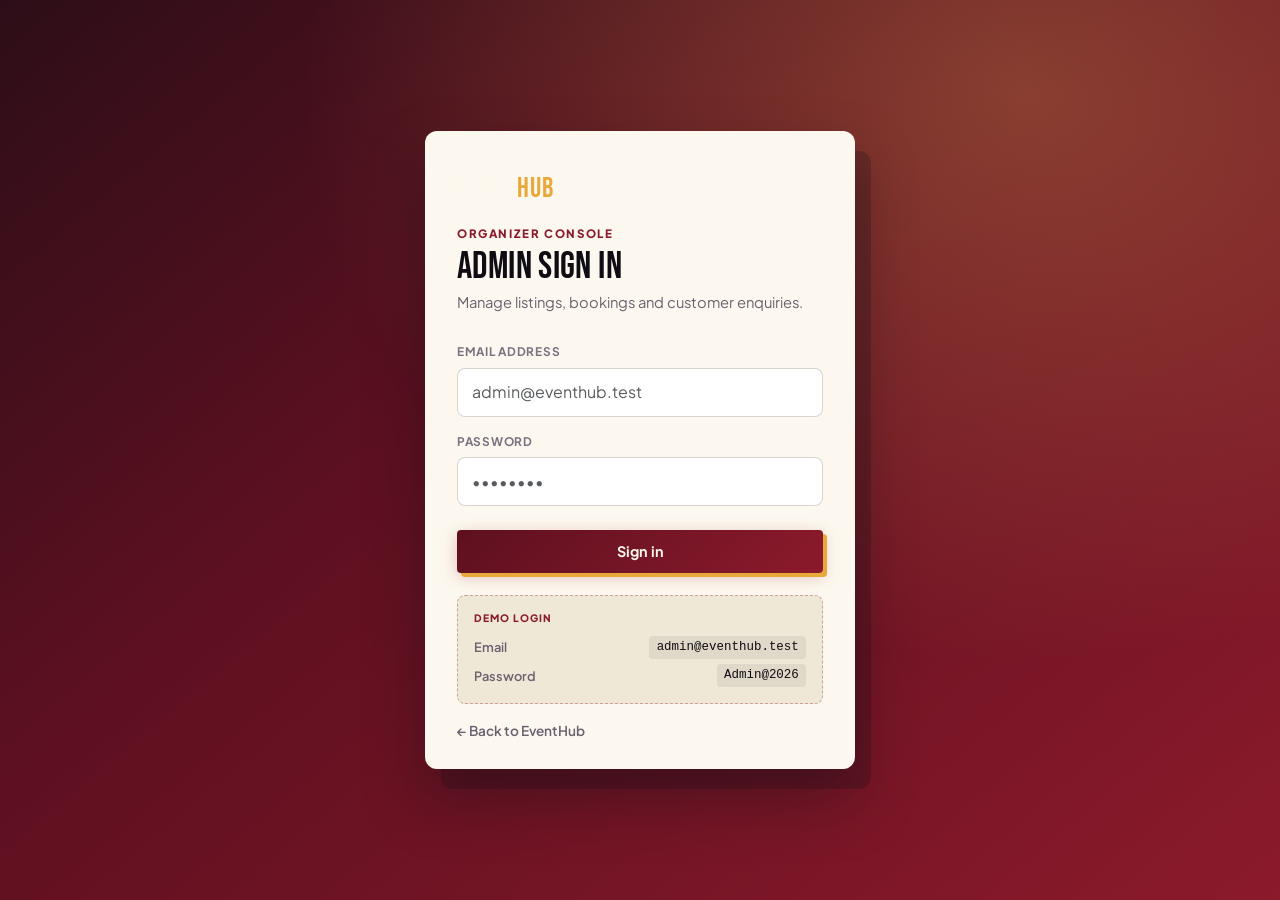
<file: admin/index.html>
<!DOCTYPE html>
<html lang="en">
<head>
<meta charset="UTF-8">
<meta name="viewport" content="width=device-width, initial-scale=1.0">
<meta name="robots" content="noindex, nofollow">
<title>Admin · EventHub</title>
<link rel="stylesheet" href="https://cdn.jsdelivr.net/npm/bootstrap@5.3.3/dist/css/bootstrap.min.css">
<link rel="stylesheet" href="../css/style.css?v=2">
<link rel="stylesheet" href="admin.css?v=1">
</head>
<body class="admin-body">

<!-- ============ LOGIN ============ -->
<section id="loginView" class="admin-login">
  <div class="admin-login-card">
    <div class="brand-mark mb-1" style="color:var(--paper)">Event<span class="mark-dot" style="color:var(--gold)">Hub</span></div>
    <div class="admin-login-eyebrow">Organizer console</div>
    <h1 class="admin-login-title">Admin sign in</h1>
    <p class="admin-login-sub">Manage listings, bookings and customer enquiries.</p>

    <form id="loginForm">
      <label class="form-label" for="adminEmail">Email address</label>
      <input class="form-control" id="adminEmail" type="email" autocomplete="username" required placeholder="admin@eventhub.test">

      <label class="form-label mt-3" for="adminPassword">Password</label>
      <input class="form-control" id="adminPassword" type="password" autocomplete="current-password" required placeholder="••••••••">

      <div class="small text-danger mt-2" id="loginError" role="alert"></div>

      <button class="btn btn-marquee w-100 mt-3" id="loginBtn" type="submit">Sign in</button>
    </form>

    <div class="admin-creds">
      <div class="admin-creds-title">Demo login</div>
      <div class="admin-creds-row"><span>Email</span><code>admin@eventhub.test</code></div>
      <div class="admin-creds-row"><span>Password</span><code>Admin@2026</code></div>
    </div>

    <a class="admin-back" href="../index.html">← Back to EventHub</a>
  </div>
</section>

<!-- ============ DASHBOARD ============ -->
<section id="dashView" class="d-none">
  <nav class="admin-nav">
    <div class="admin-nav-inner">
      <a class="brand-mark admin-brand" href="../index.html">Event<span class="mark-dot">Hub</span></a>
      <span class="admin-nav-label">Admin</span>
      <div class="admin-tabs" role="tablist">
        <button class="admin-tab active" data-view="overview">Overview</button>
        <button class="admin-tab" data-view="enquiries">Enquiries <span class="tab-badge" id="enquiryBadge"></span></button>
        <button class="admin-tab" data-view="bookings">Bookings</button>
        <button class="admin-tab" data-view="customers">Customers</button>
      </div>
      <div class="admin-nav-right">
        <span class="admin-who" id="adminWho">Admin</span>
        <button class="btn btn-outline-ink btn-sm" id="adminSignOut">Sign out</button>
      </div>
    </div>
  </nav>

  <div class="container container-xl admin-main">

    <!-- Overview -->
    <div class="admin-panel" id="panel-overview">
      <div class="admin-head">
        <div>
          <h1 class="admin-h1">Overview</h1>
          <p class="admin-sub">Live snapshot of EventHub.</p>
        </div>
        <button class="btn btn-outline-ink btn-sm" id="refreshStats">Refresh</button>
      </div>

      <div class="stat-grid" id="statGrid"></div>

      <div class="row g-4 mt-1">
        <div class="col-lg-6">
          <div class="panel-card">
            <h3 class="panel-title">Top selling events</h3>
            <div id="topEvents" class="panel-body"></div>
          </div>
        </div>
        <div class="col-lg-6">
          <div class="panel-card">
            <h3 class="panel-title">Recent bookings</h3>
            <div id="recentBookings" class="panel-body"></div>
          </div>
        </div>
      </div>
    </div>

    <!-- Enquiries -->
    <div class="admin-panel d-none" id="panel-enquiries">
      <div class="admin-head">
        <div>
          <h1 class="admin-h1">List-an-event enquiries</h1>
          <p class="admin-sub">Messages sent from the “List an event” button on the site.</p>
        </div>
        <div class="admin-filters">
          <button class="chip active" data-filter="all">All</button>
          <button class="chip" data-filter="new">New</button>
          <button class="chip" data-filter="reviewing">Reviewing</button>
          <button class="chip" data-filter="approved">Approved</button>
          <button class="chip" data-filter="rejected">Rejected</button>
        </div>
      </div>
      <div id="enquiryList" class="enquiry-list"></div>
    </div>

    <!-- Bookings -->
    <div class="admin-panel d-none" id="panel-bookings">
      <div class="admin-head">
        <div>
          <h1 class="admin-h1">Bookings</h1>
          <p class="admin-sub">All confirmed ticket reservations.</p>
        </div>
        <input class="form-control admin-search" id="bookingSearch" placeholder="Search code, name, event…">
      </div>
      <div class="table-wrap">
        <table class="admin-table" id="bookingsTable">
          <thead>
            <tr><th>Code</th><th>Event</th><th>Guest</th><th>Seats</th><th>Total</th><th>When</th></tr>
          </thead>
          <tbody></tbody>
        </table>
      </div>
    </div>

    <!-- Customers -->
    <div class="admin-panel d-none" id="panel-customers">
      <div class="admin-head">
        <div>
          <h1 class="admin-h1">Customers</h1>
          <p class="admin-sub">Registered accounts and lifetime spend.</p>
        </div>
      </div>
      <div class="table-wrap">
        <table class="admin-table" id="customersTable">
          <thead>
            <tr><th>Name</th><th>Email</th><th>Bookings</th><th>Spend</th><th>Joined</th></tr>
          </thead>
          <tbody></tbody>
        </table>
      </div>
    </div>

  </div>
</section>

<!-- ============ ENQUIRY DETAIL MODAL ============ -->
<div class="modal fade" id="enquiryModal" tabindex="-1" aria-hidden="true">
  <div class="modal-dialog modal-dialog-centered">
    <div class="modal-content">
      <div class="modal-header">
        <h5 class="modal-title" id="enqTitle">Enquiry</h5>
        <button type="button" class="btn-close" data-bs-dismiss="modal" aria-label="Close"></button>
      </div>
      <div class="modal-body p-4">
        <div id="enqMeta" class="enq-meta"></div>
        <div class="enq-message" id="enqMessage"></div>

        <label class="form-label fw-semibold small mt-3" for="enqStatus">Status</label>
        <select class="form-select" id="enqStatus">
          <option value="new">New</option>
          <option value="reviewing">Reviewing</option>
          <option value="approved">Approved</option>
          <option value="rejected">Rejected</option>
        </select>

        <label class="form-label fw-semibold small mt-3" for="enqNote">Internal note</label>
        <textarea class="form-control" id="enqNote" rows="3" placeholder="Visible to admins only…"></textarea>
      </div>
      <div class="modal-footer border-0 px-4 pb-4 d-flex gap-2">
        <button class="btn btn-outline-ink flex-fill" data-bs-dismiss="modal">Cancel</button>
        <button class="btn btn-marquee flex-fill" id="enqSave">Save changes</button>
      </div>
    </div>
  </div>
</div>

<div class="toast-container position-fixed bottom-0 end-0 p-3" style="z-index:1080">
  <div id="adminToast" class="toast toast-ticket" role="status" aria-live="polite" aria-atomic="true">
    <div class="d-flex">
      <div class="toast-body" id="adminToastBody">Saved.</div>
      <button type="button" class="btn-close btn-close-white me-2 m-auto" data-bs-dismiss="toast" aria-label="Close"></button>
    </div>
  </div>
</div>

<script src="https://cdn.jsdelivr.net/npm/bootstrap@5.3.3/dist/js/bootstrap.bundle.min.js"></script>
<script src="admin.js?v=1"></script>
</body>
</html>
</file>
<file: css/style.css>
/* =========================================================
   EventHub — Premium Box Office Design System
   Palette: Deep maroon, marquee gold, dark ink, cream paper
   ========================================================= */

@import url('https://fonts.googleapis.com/css2?family=Bebas+Neue&family=Plus+Jakarta+Sans:wght@400;500;600;700;800&display=swap');

:root {
  --ink: #0f0c14;
  --ink-soft: #1e1928;
  --paper: #fdf8ef;
  --paper-dim: #f0e8d6;
  --maroon: #8b1a2b;
  --maroon-dark: #5e1020;
  --maroon-light: #b0243a;
  --gold: #e8a93a;
  --gold-bright: #f6c55e;
  --gold-pale: rgba(248,197,94,0.15);
  --line: rgba(15,12,20,0.12);
  --line-on-dark: rgba(253,248,239,0.18);
  --shadow-sm: 0 4px 16px rgba(15,12,20,0.1);
  --shadow: 0 12px 40px rgba(15,12,20,0.18);
  --shadow-lg: 0 24px 64px rgba(15,12,20,0.28);
  --radius: 12px;
  --radius-sm: 8px;
  --radius-xs: 4px;
  --font-display: 'Bebas Neue', 'Arial Narrow', sans-serif;
  --font-body: 'Plus Jakarta Sans', -apple-system, BlinkMacSystemFont, sans-serif;
  --transition: all 0.22s cubic-bezier(0.4, 0, 0.2, 1);
}

*, *::before, *::after { box-sizing: border-box; }
html { scroll-behavior: smooth; }

body {
  font-family: var(--font-body);
  background: var(--paper);
  color: var(--ink);
  line-height: 1.6;
  overflow-x: hidden;
}

@media (prefers-reduced-motion: reduce) {
  html { scroll-behavior: auto; }
  * { animation-duration: 0.001ms !important; transition-duration: 0.001ms !important; }
}

a { text-decoration: none; color: inherit; }
img { max-width: 100%; }

:focus-visible {
  outline: 3px solid var(--gold);
  outline-offset: 3px;
  border-radius: 4px;
}

.container-xl { max-width: 1240px; }

/* ---- Typography ---- */
h1, h2, h3, .display {
  font-family: var(--font-display);
  letter-spacing: 0.01em;
  line-height: 0.94;
  color: var(--ink);
}

.eyebrow-ticket {
  display: inline-flex;
  align-items: center;
  gap: 0.5rem;
  font-size: 0.78rem;
  font-weight: 700;
  letter-spacing: 0.06em;
  text-transform: uppercase;
  color: var(--gold-bright);
  border: 1.5px solid rgba(246,197,94,0.5);
  border-radius: 999px;
  padding: 0.32rem 1rem 0.32rem 0.65rem;
  background: rgba(246,197,94,0.08);
  backdrop-filter: blur(8px);
}
.eyebrow-ticket .dot {
  width: 6px; height: 6px; border-radius: 50%;
  background: var(--gold-bright);
  display: inline-block;
  animation: pulse-dot 1.8s ease-in-out infinite;
}
@keyframes pulse-dot {
  0%, 100% { opacity: 1; transform: scale(1); }
  50% { opacity: 0.5; transform: scale(0.7); }
}

.section-title { font-size: clamp(2.2rem, 4.5vw, 3.2rem); margin-bottom: 0.35rem; }
.section-sub { color: #6b6070; max-width: 50ch; font-size: 1.05rem; font-weight: 400; }

/* ---- Navbar ---- */
.navbar-box {
  background: rgba(253,248,239,0.88);
  border-bottom: 1px solid rgba(15,12,20,0.08);
  padding: 0.85rem 0;
  backdrop-filter: blur(20px);
  -webkit-backdrop-filter: blur(20px);
  box-shadow: 0 2px 24px rgba(15,12,20,0.06);
  transition: var(--transition);
}

.brand-mark {
  font-family: var(--font-display);
  font-size: 1.75rem;
  letter-spacing: 0.04em;
  display: inline-flex;
  align-items: baseline;
  gap: 0.1rem;
  transition: var(--transition);
}
.brand-mark:hover { transform: scale(1.03); }
.brand-mark .mark-dot { color: var(--maroon); }

.nav-links {
  display: flex;
  align-items: center;
  gap: 2rem;
  margin: 0;
  padding: 0;
  list-style: none;
}

.nav-links a {
  font-weight: 600;
  font-size: 0.95rem;
  color: var(--ink);
  padding: 0.45rem 0.6rem;
  position: relative;
  transition: color 0.2s ease;
  white-space: nowrap;
}
.nav-links a::after {
  content: "";
  position: absolute;
  left: 0.6rem; right: 0.6rem; bottom: 0.15rem;
  height: 2.5px;
  background: linear-gradient(90deg, var(--maroon), var(--gold));
  transform: scaleX(0);
  transform-origin: center;
  transition: transform 0.25s cubic-bezier(0.4, 0, 0.2, 1);
  border-radius: 999px;
}
.nav-links a:hover { color: var(--maroon); }
.nav-links a:hover::after, .nav-links a.active::after { transform: scaleX(1); }

@media (min-width: 992px) {
  .navbar-nav.nav-links {
    position: absolute;
    left: 50%;
    transform: translateX(-50%);
    gap: 2.25rem;
  }
}

@media (max-width: 991.98px) {
  .navbar-nav.nav-links {
    flex-direction: column;
    gap: 0.75rem;
    padding: 1.25rem 0 0.75rem;
    text-align: center;
  }
  .nav-actions {
    justify-content: center;
    padding-bottom: 0.75rem;
  }
}

/* ---- Tooltip on buttons ---- */
[data-tooltip] { position: relative; }
[data-tooltip]::after {
  content: attr(data-tooltip);
  position: absolute;
  bottom: calc(100% + 10px);
  left: 50%;
  transform: translateX(-50%) translateY(6px);
  background: var(--ink);
  color: var(--paper);
  font-family: var(--font-body);
  font-size: 0.75rem;
  font-weight: 600;
  white-space: nowrap;
  padding: 0.4rem 0.75rem;
  border-radius: 6px;
  opacity: 0;
  pointer-events: none;
  transition: opacity 0.2s ease, transform 0.2s ease;
  letter-spacing: 0.02em;
  box-shadow: 0 4px 12px rgba(0,0,0,0.25);
  z-index: 200;
}
[data-tooltip]::before {
  content: "";
  position: absolute;
  bottom: calc(100% + 4px);
  left: 50%;
  transform: translateX(-50%) translateY(6px);
  border: 5px solid transparent;
  border-top-color: var(--ink);
  opacity: 0;
  pointer-events: none;
  transition: opacity 0.2s ease, transform 0.2s ease;
  z-index: 200;
}
[data-tooltip]:hover::after, [data-tooltip]:hover::before {
  opacity: 1;
  transform: translateX(-50%) translateY(0);
}
[data-tooltip]::before { transform: translateX(-50%) translateY(6px); }
[data-tooltip]:hover::before { transform: translateX(-50%) translateY(0); }

/* ---- Buttons ---- */
.btn-marquee {
  background: linear-gradient(135deg, var(--maroon-dark), var(--maroon));
  color: var(--paper);
  border: none;
  border-radius: var(--radius-xs);
  font-family: var(--font-body);
  font-weight: 700;
  font-size: 0.9rem;
  padding: 0.65rem 1.5rem;
  box-shadow: 4px 4px 0 var(--gold), 0 4px 16px rgba(139,26,43,0.25);
  transition: transform 0.18s ease, box-shadow 0.18s ease;
  cursor: pointer;
  position: relative;
  overflow: hidden;
}
.btn-marquee::before {
  content: "";
  position: absolute;
  inset: 0;
  background: linear-gradient(135deg, rgba(255,255,255,0.1), transparent);
  opacity: 0;
  transition: opacity 0.2s;
}
.btn-marquee:hover {
  transform: translate(-3px, -3px);
  box-shadow: 7px 7px 0 var(--gold), 0 8px 24px rgba(139,26,43,0.35);
  color: var(--paper);
}
.btn-marquee:hover::before { opacity: 1; }
.btn-marquee:active { transform: translate(1px,1px); box-shadow: 2px 2px 0 var(--gold); }

.btn-outline-ink {
  border: 2px solid var(--ink);
  background: transparent;
  color: var(--ink);
  border-radius: var(--radius-xs);
  font-family: var(--font-body);
  font-weight: 700;
  font-size: 0.9rem;
  padding: 0.6rem 1.4rem;
  transition: var(--transition);
  cursor: pointer;
}
.btn-outline-ink:hover {
  background: var(--ink);
  color: var(--paper);
  transform: translateY(-2px);
  box-shadow: 0 6px 16px rgba(15,12,20,0.2);
}

/* ---- HERO ---- */
.hero {
  background:
    radial-gradient(ellipse at 80% 5%, rgba(248,197,94,0.28) 0%, transparent 48%),
    radial-gradient(ellipse at 10% 95%, rgba(30,25,40,0.6) 0%, transparent 42%),
    linear-gradient(140deg, #2d0e18 0%, var(--maroon-dark) 35%, var(--maroon) 65%, #9c2535 100%);
  color: var(--paper);
  position: relative;
  overflow: hidden;
  padding: 5.5rem 0 7rem;
  min-height: 92vh;
  display: flex;
  align-items: center;
}

.hero-particles {
  position: absolute;
  inset: 0;
  overflow: hidden;
  pointer-events: none;
  z-index: 0;
}
.hero-particles span {
  position: absolute;
  border-radius: 50%;
  background: var(--gold-bright);
  opacity: 0;
  animation: float-particle 6s ease-in-out infinite;
}
.hero-particles span:nth-child(1)  { width:4px;height:4px;top:20%;left:10%;animation-delay:0s; }
.hero-particles span:nth-child(2)  { width:6px;height:6px;top:60%;left:20%;animation-delay:1s; }
.hero-particles span:nth-child(3)  { width:3px;height:3px;top:35%;left:75%;animation-delay:2s; }
.hero-particles span:nth-child(4)  { width:5px;height:5px;top:80%;left:60%;animation-delay:0.5s; }
.hero-particles span:nth-child(5)  { width:4px;height:4px;top:15%;left:85%;animation-delay:3s; }
.hero-particles span:nth-child(6)  { width:3px;height:3px;top:50%;left:45%;animation-delay:1.5s; }
.hero-particles span:nth-child(7)  { width:6px;height:6px;top:70%;left:80%;animation-delay:2.5s; }
.hero-particles span:nth-child(8)  { width:4px;height:4px;top:10%;left:55%;animation-delay:4s; }
@keyframes float-particle {
  0%   { opacity:0; transform:translateY(0) scale(0.5); }
  20%  { opacity:0.7; }
  80%  { opacity:0.4; }
  100% { opacity:0; transform:translateY(-60px) scale(1.2); }
}

.hero::before {
  content:"";
  position:absolute;
  left:0;right:0;bottom:0;
  height:12px;
  background-image: radial-gradient(circle, var(--gold-bright) 3px, transparent 3.5px);
  background-size: 28px 12px;
  background-repeat: repeat-x;
  opacity:0.9;
  animation: marquee-lights 2s linear infinite;
  z-index:1;
}
@keyframes marquee-lights {
  0%   { background-position:0 0; }
  100% { background-position:28px 0; }
}

.hero::after {
  content:"";
  position:absolute;
  width:40rem;height:40rem;
  right:-10rem;top:-16rem;
  border:1.5px solid rgba(248,197,94,0.18);
  border-radius:50%;
  box-shadow: 0 0 0 3.5rem rgba(248,197,94,0.04), 0 0 0 8rem rgba(248,197,94,0.02);
  pointer-events:none;
  animation: rotate-ring 24s linear infinite;
}
@keyframes rotate-ring { from{transform:rotate(0deg)} to{transform:rotate(360deg)} }

.hero .container { position:relative; z-index:1; }

.hero-title {
  font-size: clamp(3.5rem, 9vw, 7rem);
  color: var(--paper);
  text-shadow: 5px 6px 0 rgba(15,12,20,0.2);
  line-height: 0.9;
  animation: slide-up 0.7s ease both;
}
.hero-title .accent {
  background: linear-gradient(135deg, var(--gold-bright), var(--gold));
  -webkit-background-clip: text;
  -webkit-text-fill-color: transparent;
  background-clip: text;
}
@keyframes slide-up {
  from { opacity:0; transform:translateY(30px); }
  to   { opacity:1; transform:translateY(0); }
}

.hero .eyebrow-ticket { animation: slide-up 0.5s ease both; }
.hero-copy {
  color: rgba(253,248,239,0.8);
  font-size: 1.1rem;
  max-width: 44ch;
  line-height: 1.75;
  animation: slide-up 0.8s 0.1s ease both;
}

.hero-cta {
  display: flex;
  flex-wrap: wrap;
  gap: 0.85rem;
  margin-top: 2rem;
  animation: slide-up 0.9s 0.2s ease both;
}
.btn-hero-primary {
  background: linear-gradient(135deg, var(--gold-bright), var(--gold));
  color: var(--ink);
  border: none;
  border-radius: var(--radius-xs);
  font-family: var(--font-body);
  font-weight: 800;
  font-size: 1rem;
  padding: 0.85rem 2rem;
  box-shadow: 0 6px 20px rgba(232,169,58,0.4);
  transition: var(--transition);
  cursor: pointer;
}
.btn-hero-primary:hover {
  transform: translateY(-3px);
  box-shadow: 0 10px 30px rgba(232,169,58,0.55);
  background: linear-gradient(135deg, #ffd06b, var(--gold-bright));
}
.btn-hero-ghost {
  background: rgba(253,248,239,0.1);
  color: var(--paper);
  border: 1.5px solid rgba(253,248,239,0.4);
  border-radius: var(--radius-xs);
  font-family: var(--font-body);
  font-weight: 700;
  font-size: 1rem;
  padding: 0.83rem 1.8rem;
  backdrop-filter: blur(8px);
  transition: var(--transition);
  cursor: pointer;
}
.btn-hero-ghost:hover {
  background: rgba(253,248,239,0.2);
  border-color: rgba(253,248,239,0.7);
  transform: translateY(-3px);
}

.hero-stats {
  display: flex;
  gap: 2.4rem;
  margin-top: 2.8rem;
  flex-wrap: wrap;
  animation: slide-up 1s 0.3s ease both;
}
.hero-stats .stat-num {
  font-family: var(--font-display);
  font-size: 2.4rem;
  color: var(--gold-bright);
  line-height: 1;
}
.hero-stats .stat-label {
  font-size: 0.82rem;
  color: rgba(253,248,239,0.6);
  font-weight: 500;
  margin-top: 0.2rem;
}
.hero-stats-divider {
  width: 1px;
  background: rgba(253,248,239,0.2);
  align-self: stretch;
  margin: 0.3rem 0;
}

/* ---- Search window (glassmorphism) ---- */
.search-window {
  background: rgba(253,248,239,0.97);
  border: 1px solid rgba(253,248,239,0.7);
  border-radius: var(--radius);
  padding: 1.8rem;
  box-shadow: 16px 20px 0 rgba(15,12,20,0.22), 0 30px 60px rgba(15,12,20,0.28);
  position: relative;
  animation: slide-up 0.8s 0.15s ease both;
}
.search-window::before, .search-window::after {
  content: "";
  position: absolute;
  top: 50%; transform: translateY(-50%);
  width: 22px; height: 22px;
  background: var(--maroon-dark);
  border-radius: 50%;
  box-shadow: inset 0 2px 4px rgba(0,0,0,0.3);
  z-index: 2;
}
.search-window::before { left:-11px; }
.search-window::after  { right:-11px; }

.search-window .search-title {
  font-family: var(--font-display);
  font-size: 1.4rem;
  color: var(--maroon);
  margin-bottom: 1rem;
  display: flex;
  align-items: center;
  gap: 0.5rem;
}
.search-window .form-label {
  font-size: 0.76rem;
  font-weight: 700;
  letter-spacing: 0.06em;
  text-transform: uppercase;
  color: #7a7080;
  margin-bottom: 0.4rem;
}
.search-window .form-control,
.search-window .form-select {
  border: 1.5px solid rgba(15,12,20,0.12);
  border-radius: var(--radius-sm);
  font-family: var(--font-body);
  font-size: 0.92rem;
  font-weight: 500;
  padding: 0.7rem 0.9rem;
  background: white;
  color: var(--ink);
  transition: border-color 0.2s, box-shadow 0.2s;
}
.search-window .form-control:focus, .search-window .form-select:focus {
  border-color: var(--maroon);
  box-shadow: 0 0 0 3px rgba(139,26,43,0.12);
  outline: none;
}
.search-window .form-control::placeholder { color: #b0a8b8; font-weight: 400; }

.search-btn {
  background: linear-gradient(135deg, var(--maroon-dark), var(--maroon));
  color: var(--paper);
  border: none;
  border-radius: var(--radius-sm);
  font-family: var(--font-body);
  font-weight: 700;
  font-size: 0.95rem;
  padding: 0.78rem 1.5rem;
  width: 100%;
  margin-top: 0.5rem;
  box-shadow: 3px 3px 0 var(--gold), 0 6px 20px rgba(139,26,43,0.3);
  transition: transform 0.18s ease, box-shadow 0.18s ease;
  cursor: pointer;
  display: flex;
  align-items: center;
  justify-content: center;
  gap: 0.5rem;
}
.search-btn:hover {
  transform: translate(-2px,-2px);
  box-shadow: 5px 5px 0 var(--gold), 0 10px 24px rgba(139,26,43,0.4);
  color: var(--paper);
}
.search-btn:active { transform:translate(1px,1px); box-shadow:1px 1px 0 var(--gold); }

.live-badge {
  display: inline-flex;
  align-items: center;
  gap: 0.35rem;
  font-size: 0.7rem;
  font-weight: 700;
  color: #1b7a4d;
  background: rgba(27,122,77,0.1);
  border: 1px solid rgba(27,122,77,0.25);
  border-radius: 999px;
  padding: 0.2rem 0.65rem;
  margin-top: 0.6rem;
}
.live-badge .live-dot {
  width:5px;height:5px;border-radius:50%;
  background:#1b7a4d;
  animation: pulse-dot 1.5s ease-in-out infinite;
}

/* ---- Category chips ---- */
.chip-row { display:flex; gap:0.6rem; flex-wrap:wrap; padding:0.25rem 0; }
.chip {
  border: 1.5px solid rgba(15,12,20,0.2);
  background: white;
  border-radius: 999px;
  padding: 0.5rem 1.2rem;
  font-family: var(--font-body);
  font-weight: 600;
  font-size: 0.88rem;
  cursor: pointer;
  transition: var(--transition);
  white-space: nowrap;
  box-shadow: 0 2px 8px rgba(15,12,20,0.05);
}
.chip:hover { border-color:var(--maroon); color:var(--maroon); transform:translateY(-2px); box-shadow:0 4px 14px rgba(139,26,43,0.15); }
.chip.active { background:var(--maroon); border-color:var(--maroon); color:var(--paper); box-shadow:4px 4px 0 var(--gold), 0 4px 14px rgba(139,26,43,0.25); transform:translateY(-1px); }

/* ---- Ticket stub cards ---- */
.ticket {
  --stub-w: 32%;
  background: white;
  border-radius: var(--radius);
  border: 1px solid rgba(15,12,20,0.06);
  box-shadow: var(--shadow-sm);
  display: grid;
  grid-template-columns: 1fr var(--stub-w);
  overflow: hidden;
  height: 100%;
  transition: transform 0.25s ease, box-shadow 0.25s ease;
}
.ticket:hover {
  transform: translateY(-6px) rotate(0.2deg);
  box-shadow: 0 20px 48px rgba(15,12,20,0.18), 0 0 0 1px rgba(139,26,43,0.08);
}

.ticket-art {
  min-height: 175px;
  position: relative;
  display: flex;
  flex-direction: column;
  justify-content: space-between;
  padding: 1rem;
  color: var(--paper);
  isolation: isolate;
  overflow: hidden;
}
.ticket-art::before {
  content:"";
  position:absolute;inset:0;
  background:linear-gradient(125deg, transparent 30%, rgba(255,255,255,0.13) 30%, transparent 55%);
  transform:translateX(-120%);
  transition:transform 0.5s ease;
  z-index:1;
}
.ticket:hover .ticket-art::before { transform:translateX(120%); }

.ticket-art .top-row {
  display:flex;
  justify-content:space-between;
  align-items:flex-start;
  position:relative;
  z-index:2;
}
.ticket-art .cat-tag {
  font-size:0.7rem;
  font-weight:800;
  letter-spacing:0.07em;
  text-transform:uppercase;
  background:rgba(15,12,20,0.4);
  border:1px solid rgba(253,248,239,0.4);
  border-radius:999px;
  padding:0.22rem 0.75rem;
}
.ticket-art .art-icon {
  font-size:1.8rem;
  filter:drop-shadow(0 2px 6px rgba(0,0,0,0.4));
}

.ticket-body { padding:1.2rem 1.3rem; }
.ticket-body h3 {
  font-family:var(--font-body);
  font-weight:800;
  font-size:1.08rem;
  letter-spacing:-0.01em;
  margin-bottom:0.4rem;
  color:var(--ink);
  line-height:1.3;
}
.ticket-meta {
  font-size:0.82rem;
  color:#7a7080;
  display:flex;
  flex-direction:column;
  gap:0.25rem;
}
.ticket-meta span { display:flex; align-items:center; gap:0.4rem; }

.ticket-stub {
  border-left: 2px dashed rgba(15,12,20,0.15);
  background: linear-gradient(180deg, #fdf5e8 0%, #f0e8d6 100%);
  display: flex;
  flex-direction: column;
  align-items: center;
  justify-content: center;
  text-align: center;
  padding: 1rem 0.8rem;
  position: relative;
  gap: 0.5rem;
}
.ticket-stub::before, .ticket-stub::after {
  content:"";
  position:absolute;
  left:-11px;
  width:22px;height:22px;
  background:var(--paper);
  border-radius:50%;
  box-shadow:inset 0 1px 4px rgba(0,0,0,0.1);
}
.ticket-stub::before { top:-11px; }
.ticket-stub::after  { bottom:-11px; }

.ticket-stub .price {
  font-family:var(--font-display);
  font-size:1.9rem;
  color:var(--maroon);
  line-height:1;
}
.ticket-stub .price small {
  font-family:var(--font-body);
  font-size:0.68rem;
  color:#9a9098;
  display:block;
  font-weight:600;
  margin-top:0.15rem;
}

.ticket-stub .btn-book {
  background:linear-gradient(135deg, var(--maroon-dark), var(--maroon));
  color:var(--paper);
  border:none;
  border-radius:6px;
  font-family:var(--font-body);
  font-weight:700;
  font-size:0.8rem;
  padding:0.5rem 0.9rem;
  width:100%;
  box-shadow:2px 2px 0 var(--gold);
  transition:transform 0.18s, box-shadow 0.18s;
  cursor:pointer;
}
.ticket-stub .btn-book:hover {
  transform:translate(-2px,-2px);
  box-shadow:4px 4px 0 var(--gold);
  color:var(--paper);
}
.ticket-stub .btn-book:active { transform:translate(1px,1px); box-shadow:1px 1px 0 var(--gold); }

.ticket-stub .seats-left {
  font-size:0.7rem;
  color:var(--maroon);
  font-weight:700;
  background:rgba(139,26,43,0.08);
  border-radius:999px;
  padding:0.15rem 0.6rem;
}

.art-music   { background:linear-gradient(155deg, #6b1522, #320a12); }
.art-tech    { background:linear-gradient(155deg, #1a1428, #0c090f); }
.art-food    { background:linear-gradient(155deg, #9e6020, #6b1522); }
.art-art     { background:linear-gradient(155deg, #4e2d6e, #1a1428); }
.art-sports  { background:linear-gradient(155deg, #14503c, #0a100d); }
.art-comedy  { background:linear-gradient(155deg, #8a6c1a, #4a2c10); }

/* ---- How it works ---- */
.bg-paper-dim { background:var(--paper-dim); }

.step-card {
  border:1px solid rgba(15,12,20,0.08);
  border-radius:var(--radius);
  padding:2rem 1.6rem;
  height:100%;
  background:white;
  position:relative;
  box-shadow:var(--shadow-sm);
  transition:transform 0.25s ease, box-shadow 0.25s ease;
  overflow:hidden;
}
.step-card:hover { transform:translateY(-6px); box-shadow:0 20px 40px rgba(15,12,20,0.14); }
.step-num {
  font-family:var(--font-display);
  font-size:4.5rem;
  -webkit-text-stroke:2px var(--maroon);
  color:transparent;
  line-height:1;
  margin-bottom:0.6rem;
  opacity:0.6;
}
.step-icon { font-size:2rem; margin-bottom:0.75rem; display:block; }
.step-card h3 { font-family:var(--font-body); font-weight:800; font-size:1.15rem; letter-spacing:-0.01em; margin-bottom:0.5rem; }
.step-card p { color:#6b6070; font-size:0.92rem; margin-bottom:0; line-height:1.65; }

/* ---- Testimonials ---- */
.section-dark {
  background:
    radial-gradient(ellipse at 95% 5%, rgba(232,169,58,0.12), transparent 22rem),
    radial-gradient(ellipse at 5%  95%, rgba(139,26,43,0.15), transparent 20rem),
    var(--ink);
  color:var(--paper);
}
.quote-card {
  background:var(--ink-soft);
  border-radius:var(--radius);
  padding:2rem;
  height:100%;
  border-top:3px solid var(--gold);
  box-shadow:0 14px 36px rgba(0,0,0,0.2);
  transition:transform 0.25s ease, background 0.25s ease;
}
.quote-card:hover { transform:translateY(-6px); background:#2a2133; }
.quote-stars { display:flex; gap:0.2rem; margin-bottom:1rem; font-size:0.9rem; }
.quote-card p { font-size:1rem; color:rgba(253,248,239,0.88); line-height:1.7; font-style:italic; }
.quote-who {
  display:flex; align-items:center; gap:0.75rem;
  margin-top:1.2rem; padding-top:1rem;
  border-top:1px solid var(--line-on-dark);
}
.quote-avatar {
  width:42px;height:42px; border-radius:50%;
  background:linear-gradient(135deg, var(--gold), var(--gold-bright));
  color:var(--ink);
  display:flex; align-items:center; justify-content:center;
  font-weight:800; font-family:var(--font-display); font-size:1.1rem;
  box-shadow:0 4px 12px rgba(232,169,58,0.35);
}
.quote-name { font-weight:700; font-size:0.92rem; }
.quote-role { font-size:0.78rem; color:rgba(253,248,239,0.55); font-weight:500; }

/* ---- Newsletter ---- */
.newsletter-band {
  background:linear-gradient(135deg, var(--gold-bright), var(--gold) 60%, #d09428);
  color:var(--ink);
  padding:3.5rem 0;
  position:relative;
  overflow:hidden;
}
.newsletter-band::after {
  content:"★";
  position:absolute;
  right:6%;top:50%;
  transform:translateY(-58%);
  font-size:14rem;line-height:1;
  color:rgba(139,26,43,0.07);
  pointer-events:none;
  animation:rotate-ring 30s linear infinite;
}
.newsletter-band .container { position:relative;z-index:1; }
.newsletter-band h3 { font-family:var(--font-display); font-size:2rem; }
.newsletter-band p { font-size:0.95rem; opacity:0.75; }
.newsletter-band .form-control {
  border-radius:var(--radius-sm) 0 0 var(--radius-sm);
  border:2px solid rgba(15,12,20,0.25);
  padding:0.75rem 1.1rem;
  font-family:var(--font-body);
  font-size:0.92rem;
}
.newsletter-band .btn-marquee { border-radius:0 var(--radius-sm) var(--radius-sm) 0; box-shadow:none; }
.newsletter-band .btn-marquee:hover { transform:none; box-shadow:none; }

/* ---- Footer ---- */
footer { background:var(--ink); color:rgba(253,248,239,0.7); padding:4rem 0 2rem; }
footer h5 { color:var(--paper); font-family:var(--font-body); font-weight:800; font-size:0.88rem; letter-spacing:0.06em; text-transform:uppercase; margin-bottom:1.1rem; }
footer a { color:rgba(253,248,239,0.6); font-size:0.9rem; font-weight:500; transition:color 0.2s; }
footer a:hover { color:var(--gold-bright); }
.footer-bottom { border-top:1px solid var(--line-on-dark); margin-top:2.5rem; padding-top:1.3rem; font-size:0.82rem; color:rgba(253,248,239,0.45); }

/* ---- Modal ---- */
.modal-content { border-radius:var(--radius); border:none; overflow:hidden; box-shadow:var(--shadow-lg); }
.modal-header { background:linear-gradient(135deg, var(--maroon-dark), var(--maroon)); color:var(--paper); border-bottom:none; padding:1.3rem 1.5rem; }
.modal-header .modal-title { font-family:var(--font-display); font-size:1.6rem; }
.modal-header .btn-close { filter:invert(100%); }
.qty-stepper { display:inline-flex; align-items:center; border:2px solid var(--ink); border-radius:var(--radius-sm); overflow:hidden; }
.qty-stepper button { background:transparent; border:none; width:40px;height:40px; font-size:1.1rem; font-weight:800; cursor:pointer; transition:background 0.15s; }
.qty-stepper button:hover { background:var(--paper-dim); }
.qty-stepper input { width:50px; text-align:center; border:none; border-left:2px solid var(--ink); border-right:2px solid var(--ink); height:40px; font-weight:700; font-family:var(--font-body); }
.ticket-type-option { border:1.5px solid rgba(15,12,20,0.12); border-radius:var(--radius-sm); padding:0.85rem 1.1rem; cursor:pointer; transition:var(--transition); }
.ticket-type-option:hover { border-color:var(--maroon); background:rgba(139,26,43,0.03); }
.ticket-type-option.selected { border-color:var(--maroon); background:rgba(139,26,43,0.06); box-shadow:0 0 0 3px rgba(139,26,43,0.1); }
.ticket-type-option .type-price { font-family:var(--font-display); font-size:1.4rem; color:var(--maroon); }
.order-total-row { border-top:2px dashed rgba(15,12,20,0.15); padding-top:0.9rem; margin-top:0.9rem; }

/* ---- Toast ---- */
.toast-ticket { background:var(--ink); color:var(--paper); border-radius:var(--radius-sm); border-left:4px solid var(--gold-bright); box-shadow:0 12px 36px rgba(0,0,0,0.3); }

/* ---- Utilities ---- */
.text-maroon { color:var(--maroon); }
#resultCount { font-weight:700; font-size:0.88rem; color:var(--maroon); background:rgba(139,26,43,0.08); padding:0.3rem 0.8rem; border-radius:999px; }

/* ---- Responsive ---- */
@media (max-width: 991px) {
  .hero { min-height:auto; padding:5rem 0 6rem; }
}
@media (max-width: 767px) {
  .ticket { grid-template-columns:1fr; }
  .ticket-stub { border-left:none; border-top:2px dashed rgba(15,12,20,0.15); flex-direction:row; justify-content:space-around; padding:0.9rem; }
  .ticket-stub::before, .ticket-stub::after { display:none; }
  .hero { padding:4.5rem 0 5.5rem; text-align:center; }
  .hero-copy { margin-inline:auto; }
  .hero-stats { justify-content:center; }
  .hero-cta { justify-content:center; }
  .search-window { margin-inline:0.5rem; }
  .newsletter-band::after { right:-2rem; font-size:8rem; }
  .hero-title { font-size:clamp(3rem,13vw,5rem); }
}
@media (max-width: 575px) {
  .hero-stats-divider { display:none; }
  .chip { font-size:0.82rem; padding:0.42rem 0.95rem; }
}


/* ============================================================
   EVENT CARDS — Full poster-style with real images
   ============================================================ */

/* Remove the old horizontal ticket-stub layout completely */
.ticket {
  all: unset;
  display: flex;
  flex-direction: column;
  border-radius: 20px;
  overflow: hidden;
  height: 100%;
  min-height: 420px;
  position: relative;
  cursor: pointer;
  box-shadow:
    0 4px 16px rgba(15,12,20,0.12),
    0 12px 40px rgba(15,12,20,0.10);
  transition:
    transform 0.32s cubic-bezier(0.34,1.45,0.64,1),
    box-shadow 0.32s ease;
  background: #1a1428;
  isolation: isolate;
}

.ticket:hover {
  transform: translateY(-12px) scale(1.02);
  box-shadow:
    0 8px 28px rgba(15,12,20,0.18),
    0 28px 60px rgba(15,12,20,0.22),
    0 0 0 2px rgba(246,197,94,0.5);
}

/* Full-bleed background image */
.ticket-bg-img {
  position: absolute;
  inset: 0;
  width: 100%;
  height: 100%;
  object-fit: cover;
  z-index: 0;
  transition: transform 0.5s ease;
}
.ticket:hover .ticket-bg-img {
  transform: scale(1.08);
}

/* Multi-layer gradient overlay */
.ticket-overlay {
  position: absolute;
  inset: 0;
  z-index: 1;
  background:
    linear-gradient(
      to bottom,
      rgba(15,12,20,0.25) 0%,
      rgba(15,12,20,0.10) 30%,
      rgba(15,12,20,0.55) 65%,
      rgba(15,12,20,0.92) 100%
    );
  transition: background 0.3s ease;
}
.ticket:hover .ticket-overlay {
  background:
    linear-gradient(
      to bottom,
      rgba(15,12,20,0.30) 0%,
      rgba(15,12,20,0.12) 28%,
      rgba(15,12,20,0.60) 60%,
      rgba(15,12,20,0.96) 100%
    );
}

/* Shimmer sweep on hover */
.ticket::before {
  content: "";
  position: absolute;
  inset: 0;
  z-index: 2;
  background: linear-gradient(120deg, transparent 30%, rgba(255,255,255,0.07) 50%, transparent 70%);
  transform: translateX(-100%);
  transition: transform 0.7s ease;
}
.ticket:hover::before { transform: translateX(100%); }

/* Content sits above overlays */
.ticket-content {
  position: relative;
  z-index: 3;
  display: flex;
  flex-direction: column;
  height: 100%;
  padding: 1.2rem;
}

/* Top row: category tag + emoji */
.ticket-top {
  display: flex;
  justify-content: space-between;
  align-items: flex-start;
  margin-bottom: auto;
}

.cat-tag {
  font-family: var(--font-body);
  font-size: 0.66rem;
  font-weight: 800;
  letter-spacing: 0.09em;
  text-transform: uppercase;
  color: #fff;
  background: rgba(15,12,20,0.5);
  border: 1px solid rgba(255,255,255,0.35);
  border-radius: 999px;
  padding: 0.28rem 0.8rem;
  backdrop-filter: blur(8px);
  -webkit-backdrop-filter: blur(8px);
}

.art-icon {
  font-size: 2.2rem;
  filter: drop-shadow(0 3px 10px rgba(0,0,0,0.6));
  transition: transform 0.3s ease;
}
.ticket:hover .art-icon { transform: scale(1.2) rotate(-5deg); }

/* Seats-left badge */
.seats-badge {
  position: absolute;
  top: 1.1rem;
  left: 50%;
  transform: translateX(-50%);
  font-family: var(--font-body);
  font-size: 0.7rem;
  font-weight: 800;
  color: #fff;
  background: linear-gradient(135deg, #8b1a2b, #b0243a);
  border-radius: 999px;
  padding: 0.28rem 0.8rem;
  white-space: nowrap;
  box-shadow: 0 3px 10px rgba(139,26,43,0.5);
  border: 1px solid rgba(246,197,94,0.4);
}

/* Bottom content: title + meta + CTA */
.ticket-bottom {
  margin-top: auto;
  padding-top: 1rem;
}

.ticket-bottom h3 {
  font-family: var(--font-body);
  font-weight: 800;
  font-size: 1.15rem;
  letter-spacing: -0.02em;
  color: #fff;
  line-height: 1.25;
  margin: 0 0 0.55rem 0;
  text-shadow: 0 2px 8px rgba(0,0,0,0.6);
  display: -webkit-box;
  -webkit-line-clamp: 2;
  -webkit-box-orient: vertical;
  overflow: hidden;
}

.ticket-meta {
  display: flex;
  flex-direction: column;
  gap: 0.18rem;
  margin-bottom: 1rem;
}
.ticket-meta span {
  font-size: 0.80rem;
  color: rgba(255,255,255,0.78);
  font-weight: 500;
  display: flex;
  align-items: center;
  gap: 0.38rem;
  text-shadow: 0 1px 4px rgba(0,0,0,0.5);
}

/* Price + Book row */
.ticket-footer-row {
  display: flex;
  align-items: center;
  justify-content: space-between;
  gap: 0.75rem;
  background: rgba(15,12,20,0.45);
  backdrop-filter: blur(12px);
  -webkit-backdrop-filter: blur(12px);
  border: 1px solid rgba(255,255,255,0.12);
  border-radius: 14px;
  padding: 0.75rem 1rem;
}

.ticket-price-block {
  display: flex;
  flex-direction: column;
  line-height: 1;
}
.ticket-price-label {
  font-size: 0.64rem;
  font-weight: 700;
  color: rgba(255,255,255,0.55);
  letter-spacing: 0.06em;
  text-transform: uppercase;
  margin-bottom: 0.15rem;
}
.ticket-price-value {
  font-family: var(--font-display);
  font-size: 1.75rem;
  color: var(--gold-bright);
  line-height: 1;
  text-shadow: 0 2px 8px rgba(0,0,0,0.4);
}

.btn-book-card {
  background: linear-gradient(135deg, var(--gold-bright), var(--gold));
  color: var(--ink);
  border: none;
  border-radius: 10px;
  font-family: var(--font-body);
  font-weight: 800;
  font-size: 0.82rem;
  padding: 0.62rem 1.1rem;
  box-shadow: 0 4px 14px rgba(232,169,58,0.45);
  transition: transform 0.2s ease, box-shadow 0.2s ease, background 0.2s ease;
  cursor: pointer;
  white-space: nowrap;
  display: inline-flex;
  align-items: center;
  gap: 0.35rem;
  flex-shrink: 0;
}
.btn-book-card:hover {
  transform: translateY(-2px) scale(1.04);
  box-shadow: 0 8px 22px rgba(232,169,58,0.6);
  background: linear-gradient(135deg, #ffd06b, var(--gold-bright));
  color: var(--ink);
}
.btn-book-card:active {
  transform: translateY(0) scale(0.98);
  box-shadow: 0 2px 8px rgba(232,169,58,0.3);
}

/* Fallback color bands (if image fails to load) */
.art-music   { background: linear-gradient(155deg, #5a0e1c 0%, #8b1a2b 50%, #3a0810 100%); }
.art-tech    { background: linear-gradient(155deg, #0c0a14 0%, #1e1928 50%, #2d2545 100%); }
.art-food    { background: linear-gradient(155deg, #7a4010 0%, #a85520 50%, #5a2a08 100%); }
.art-art     { background: linear-gradient(155deg, #2d1a4e 0%, #4e2d6e 50%, #1a0e30 100%); }
.art-sports  { background: linear-gradient(155deg, #0a2e1e 0%, #14503c 50%, #082415 100%); }
.art-comedy  { background: linear-gradient(155deg, #4a2c10 0%, #7a5c1a 50%, #3a2008 100%); }

/* Suppress old stub/body styles that conflict */
.ticket-art   { display: none !important; }
.ticket-body  { display: none !important; }
.ticket-stub  { display: none !important; }

/* Column height to make all cards equal */
#eventGrid .col-md-6,
#eventGrid .col-lg-4 {
  display: flex;
  flex-direction: column;
}
#eventGrid .col-md-6 > *,
#eventGrid .col-lg-4 > * {
  flex: 1;
}


/* ============================================================
   HERO SLIDESHOW
   ============================================================ */
.hero-slides {
  position: absolute;
  inset: 0;
  z-index: 0;
  overflow: hidden;
}
.hero-slide {
  position: absolute;
  inset: 0;
  background-size: cover;
  background-position: center;
  opacity: 0;
  transition: opacity 1.2s cubic-bezier(0.4,0,0.2,1);
  transform: scale(1.04);
  transition: opacity 1.2s ease, transform 6s ease;
}
.hero-slide.active {
  opacity: 1;
  transform: scale(1.0);
}
/* Dark tint over slide images */
.hero-slides::after {
  content: "";
  position: absolute;
  inset: 0;
  background:
    radial-gradient(ellipse at 80% 5%,  rgba(248,197,94,0.22) 0%, transparent 45%),
    radial-gradient(ellipse at 10% 95%, rgba(30,25,40,0.55) 0%, transparent 40%),
    linear-gradient(140deg, rgba(45,14,24,0.88) 0%, rgba(94,16,32,0.82) 40%, rgba(139,26,43,0.78) 65%, rgba(156,37,53,0.80) 100%);
  z-index: 1;
}

/* Slide dots / indicators */
.hero-indicators {
  position: absolute;
  bottom: 2.5rem;
  left: 50%;
  transform: translateX(-50%);
  z-index: 4;
  display: flex;
  gap: 0.55rem;
  align-items: center;
}
.hero-dot {
  width: 8px; height: 8px;
  border-radius: 999px;
  background: rgba(253,248,239,0.4);
  border: 1px solid rgba(253,248,239,0.6);
  cursor: pointer;
  transition: all 0.3s ease;
}
.hero-dot.active {
  width: 28px;
  background: var(--gold-bright);
  border-color: var(--gold-bright);
}

/* Fix hero z-index layers */
.hero-particles { z-index: 2; }
.hero .container { position: relative; z-index: 3; }
.hero::before { z-index: 4; }
.hero::after  { z-index: 2; display: none; } /* hide rotating ring - slideshow replaces it */

/* ============================================================
   CARD ICON FIX — remove odd emoji, replace with clean accent
   ============================================================ */
/* Hide the art-icon emoji that was looking odd */
.art-icon { display: none !important; }

/* Add a thin colored accent stripe at top of each card by category */
.ticket::after {
  content: "";
  position: absolute;
  top: 0; left: 0; right: 0;
  height: 3px;
  z-index: 5;
  border-radius: 20px 20px 0 0;
  background: var(--gold-bright);
}

/* Category tag — slightly bigger & more prominent */
.cat-tag {
  font-size: 0.68rem !important;
  font-weight: 900 !important;
  letter-spacing: 0.1em !important;
  padding: 0.3rem 0.9rem !important;
  background: rgba(15,12,20,0.65) !important;
  border-color: rgba(255,255,255,0.4) !important;
}

/* Push bottom content to always show price + button */
.ticket-content {
  min-height: 420px;
}
.ticket-bottom {
  padding-top: 1.2rem;
}

/* ============================================================
   NAVBAR — give it more breathing room from hero content
   ============================================================ */
.navbar-box {
  padding: 1.1rem 0;
}


/* ============================================================
   SEAT MAP — movie-ticket booking
   ============================================================ */

.modal-sub {
  font-size: 0.78rem;
  color: rgba(253,248,239,0.75);
  margin-top: 0.15rem;
  font-family: var(--font-body);
  font-weight: 500;
}

/* Curved screen indicator above the map */
.screen-bar {
  position: relative;
  height: 34px;
  margin: 0.25rem auto 1.4rem;
  max-width: 440px;
  border-radius: 0 0 60% 60% / 0 0 100% 100%;
  background: linear-gradient(180deg, rgba(15,12,20,0.85), rgba(15,12,20,0.06));
  display: flex;
  align-items: flex-start;
  justify-content: center;
  box-shadow: 0 6px 18px rgba(15,12,20,0.18);
}
.screen-bar::after {
  content: "";
  position: absolute;
  inset: auto 6% -6px;
  height: 3px;
  border-radius: 999px;
  background: linear-gradient(90deg, transparent, var(--gold-bright), transparent);
}
.screen-bar span {
  font-family: var(--font-body);
  font-size: 0.6rem;
  font-weight: 800;
  letter-spacing: 0.34em;
  color: rgba(253,248,239,0.9);
  background: var(--ink);
  padding: 0.28rem 0.9rem 0.3rem;
  border-radius: 0 0 10px 10px;
  transform: translateY(-1px);
}

.seatmap-scroll {
  overflow-x: auto;
  overflow-y: hidden;
  padding-bottom: 0.5rem;
  -webkit-overflow-scrolling: touch;
  scrollbar-width: thin;
}
.seatmap-scroll::-webkit-scrollbar { height: 8px; }
.seatmap-scroll::-webkit-scrollbar-thumb {
  background: rgba(15,12,20,0.2);
  border-radius: 999px;
}

.seatmap {
  display: inline-flex;
  flex-direction: column;
  gap: 6px;
  min-width: 100%;
  justify-content: center;
  padding: 0.25rem 0;
}

.seat-row {
  display: flex;
  align-items: center;
  gap: 6px;
  justify-content: center;
}

.seat-row-label {
  width: 20px;
  flex: 0 0 20px;
  text-align: center;
  font-family: var(--font-display);
  font-size: 0.95rem;
  color: #9a9098;
  letter-spacing: 0.04em;
  user-select: none;
}

.seat {
  width: 26px;
  height: 24px;
  flex: 0 0 26px;
  border: none;
  border-radius: 6px 6px 3px 3px;
  font-family: var(--font-body);
  font-size: 0.58rem;
  font-weight: 700;
  color: rgba(15,12,20,0.55);
  background: var(--paper-dim);
  cursor: pointer;
  padding: 0;
  line-height: 1;
  display: inline-flex;
  align-items: center;
  justify-content: center;
  transition: transform 0.12s ease, box-shadow 0.12s ease, background 0.15s ease;
  position: relative;
}
.seat::after {
  /* little back rest */
  content: "";
  position: absolute;
  top: -3px;
  left: 2px;
  right: 2px;
  height: 4px;
  border-radius: 3px 3px 0 0;
  background: inherit;
  filter: brightness(0.85);
}
.seat:hover:not(:disabled) {
  transform: translateY(-2px);
  box-shadow: 0 4px 10px rgba(15,12,20,0.2);
}

/* Zone colours — two tiers, plus fallbacks */
.seat.zone-0 { background: var(--gold-pale); color: #7a5a12; box-shadow: inset 0 0 0 1.5px rgba(232,169,58,0.55); }
.seat.zone-1 { background: rgba(139,26,43,0.12); color: var(--maroon); box-shadow: inset 0 0 0 1.5px rgba(139,26,43,0.4); }
.seat.zone-2 { background: rgba(27,122,77,0.12); color: #1b7a4d; box-shadow: inset 0 0 0 1.5px rgba(27,122,77,0.4); }

.seat.is-selected {
  background: linear-gradient(135deg, var(--maroon-dark), var(--maroon));
  color: #fff;
  box-shadow: 0 3px 10px rgba(139,26,43,0.45), inset 0 0 0 1.5px var(--gold-bright);
  transform: translateY(-2px);
}

.seat.is-sold,
.seat:disabled {
  background: rgba(15,12,20,0.14);
  color: rgba(15,12,20,0.3);
  box-shadow: inset 0 0 0 1.5px rgba(15,12,20,0.12);
  cursor: not-allowed;
  position: relative;
}
.seat.is-sold::before,
.seat:disabled::before {
  content: "";
  position: absolute;
  inset: 0;
  background: repeating-linear-gradient(135deg, transparent 0 3px, rgba(15,12,20,0.16) 3px 5px);
  border-radius: inherit;
}

.seat-legend {
  display: flex;
  flex-wrap: wrap;
  gap: 0.5rem 1rem;
  justify-content: center;
  margin-top: 1.1rem;
  padding-top: 0.9rem;
  border-top: 1px dashed rgba(15,12,20,0.15);
}
.legend-item {
  display: inline-flex;
  align-items: center;
  gap: 0.4rem;
  font-size: 0.74rem;
  font-weight: 600;
  color: #6b6070;
}
.legend-item b { color: var(--ink); font-weight: 800; }
.legend-swatch {
  width: 15px;
  height: 13px;
  border-radius: 4px 4px 2px 2px;
  display: inline-block;
}
.legend-swatch.zone-0 { background: var(--gold-pale); box-shadow: inset 0 0 0 1.5px rgba(232,169,58,0.55); }
.legend-swatch.zone-1 { background: rgba(139,26,43,0.12); box-shadow: inset 0 0 0 1.5px rgba(139,26,43,0.4); }
.legend-swatch.zone-2 { background: rgba(27,122,77,0.12); box-shadow: inset 0 0 0 1.5px rgba(27,122,77,0.4); }
.legend-swatch.legend-sold {
  background: rgba(15,12,20,0.14);
  box-shadow: inset 0 0 0 1.5px rgba(15,12,20,0.12);
  background-image: repeating-linear-gradient(135deg, transparent 0 3px, rgba(15,12,20,0.2) 3px 5px);
}

.seat-hint {
  text-align: center;
  font-size: 0.78rem;
  color: #8a8090;
  margin-top: 0.8rem;
  font-weight: 500;
}
.seat-hint.is-active { color: var(--maroon); font-weight: 700; }

.selection-bar {
  display: flex;
  align-items: center;
  justify-content: space-between;
  gap: 1rem;
  margin-top: 1rem;
  padding: 0.9rem 1.1rem;
  background: var(--paper-dim);
  border: 1.5px solid rgba(15,12,20,0.08);
  border-radius: var(--radius-sm);
}
.selection-label {
  font-size: 0.64rem;
  font-weight: 800;
  letter-spacing: 0.09em;
  text-transform: uppercase;
  color: #8a8090;
  display: block;
  margin-bottom: 0.15rem;
}
.selection-seats {
  font-weight: 800;
  font-size: 0.95rem;
  color: var(--ink);
  word-break: break-word;
}
.selection-total { text-align: right; flex-shrink: 0; }

#confirmBooking:disabled {
  opacity: 0.45;
  cursor: not-allowed;
  box-shadow: 3px 3px 0 rgba(232,169,58,0.5);
  transform: none;
}

/* ============================================================
   TICKET STUB — booking confirmed
   ============================================================ */
.ticket-print {
  border: none;
  overflow: hidden;
  background: var(--paper);
}

.ticket-print-top {
  position: relative;
  background:
    radial-gradient(ellipse at 85% 0%, rgba(248,197,94,0.28), transparent 55%),
    linear-gradient(135deg, var(--maroon-dark), var(--maroon) 70%, var(--maroon-light));
  color: var(--paper);
  padding: 1.8rem 1.6rem 1.5rem;
  text-align: center;
}
.ticket-stamp {
  position: absolute;
  top: 0.9rem;
  right: 0.9rem;
  font-family: var(--font-display);
  font-size: 1rem;
  letter-spacing: 0.1em;
  color: var(--gold-bright);
  border: 2px solid var(--gold-bright);
  border-radius: 6px;
  padding: 0.1rem 0.5rem;
  transform: rotate(8deg);
  opacity: 0.9;
}
.ticket-brand {
  font-family: var(--font-display);
  font-size: 1.35rem;
  letter-spacing: 0.05em;
  opacity: 0.85;
}
.ticket-brand span { color: var(--gold-bright); }
.ticket-event {
  font-family: var(--font-display);
  font-size: 1.9rem;
  line-height: 1.02;
  margin: 0.4rem 0 0.35rem;
  color: var(--paper);
}
.ticket-meta-line {
  font-size: 0.8rem;
  color: rgba(253,248,239,0.8);
  font-weight: 500;
}

/* Perforation between stub halves */
.ticket-perf {
  height: 0;
  border-top: 3px dashed rgba(15,12,20,0.22);
  position: relative;
  background: var(--paper);
}
.ticket-perf::before,
.ticket-perf::after {
  content: "";
  position: absolute;
  top: -13px;
  width: 24px;
  height: 24px;
  border-radius: 50%;
  background: var(--ink-soft);
  box-shadow: inset 0 2px 5px rgba(0,0,0,0.35);
}
.ticket-perf::before { left: -12px; }
.ticket-perf::after  { right: -12px; }

.ticket-print-bottom {
  display: flex;
  gap: 1.25rem;
  align-items: center;
  padding: 1.2rem 1.5rem;
}
.ticket-col {
  flex: 1;
  display: grid;
  gap: 0.6rem;
}
.ticket-field {
  display: flex;
  align-items: baseline;
  justify-content: space-between;
  gap: 0.75rem;
  border-bottom: 1px solid rgba(15,12,20,0.08);
  padding-bottom: 0.4rem;
}
.ticket-field:last-child { border-bottom: none; padding-bottom: 0; }
.ticket-field span {
  font-size: 0.66rem;
  font-weight: 800;
  letter-spacing: 0.09em;
  text-transform: uppercase;
  color: #8a8090;
}
.ticket-field strong {
  font-size: 0.94rem;
  font-weight: 800;
  color: var(--ink);
  text-align: right;
}

.ticket-qr {
  flex-shrink: 0;
  text-align: center;
}
#ticketQr {
  background: #fff;
  padding: 7px;
  border-radius: 8px;
  box-shadow: 0 4px 14px rgba(15,12,20,0.16);
  border: 1.5px solid rgba(15,12,20,0.1);
  display: inline-block;
  line-height: 0;
}
#ticketQr img, #ticketQr canvas { display: block; }
.qr-fallback {
  width: 132px;
  height: 132px;
  display: flex;
  align-items: center;
  justify-content: center;
  text-align: center;
  font-family: var(--font-display);
  font-size: 1.1rem;
  color: var(--ink);
  word-break: break-all;
  padding: 0.5rem;
}
.ticket-qr-caption {
  font-size: 0.64rem;
  font-weight: 700;
  letter-spacing: 0.06em;
  text-transform: uppercase;
  color: #8a8090;
  margin-top: 0.45rem;
}

.ticket-code-block {
  text-align: center;
  padding: 0.2rem 1.5rem 1.4rem;
}
.ticket-code-label {
  font-size: 0.64rem;
  font-weight: 800;
  letter-spacing: 0.11em;
  text-transform: uppercase;
  color: #8a8090;
  margin-bottom: 0.35rem;
}
.ticket-code {
  font-family: var(--font-display);
  font-size: clamp(2rem, 7vw, 2.7rem);
  letter-spacing: 0.06em;
  color: var(--maroon);
  line-height: 1;
  background: var(--paper-dim);
  border: 2px dashed rgba(139,26,43,0.4);
  border-radius: var(--radius-sm);
  padding: 0.55rem 0.75rem 0.4rem;
  display: inline-block;
  min-width: 15ch;
  user-select: all;
}
.ticket-code-hint {
  font-size: 0.74rem;
  color: #8a8090;
  margin-top: 0.6rem;
}

/* ============================================================
   MY BOOKINGS LIST — QR
   ============================================================ */
/* My bookings card QR */
.booking-qr-line {
  display: flex;
  align-items: center;
  gap: 0.75rem;
  margin-top: 0.5rem;
}
.booking-qr-line .small {
  flex-shrink: 0;
}
.booking-qr-slot {
  flex: 1;
  text-align: center;
  min-width: 0;
}
.booking-qr {
  width: 132px;
  height: 132px;
  display: flex;
  align-items: center;
  justify-content: center;
  text-align: center;
  font-family: var(--font-display);
  font-size: 0.72rem;
  color: var(--ink);
  word-break: break-all;
  padding: 0.35rem;
  border-radius: var(--radius-sm);
}
.booking-qr-caption {
  font-size: 0.64rem;
  font-weight: 700;
  letter-spacing: 0.06em;
  text-transform: uppercase;
  color: #8a8090;
  margin-top: 0.35rem;
}

/* ============================================================
   MY BOOKINGS LIST
   ============================================================ */
.booking-row {
  background: var(--paper-dim);
  border: 1.5px solid rgba(15,12,20,0.08);
  border-radius: var(--radius-sm);
  padding: 0.9rem 1rem;
  margin-bottom: 0.75rem;
}
.booking-row-top {
  display: flex;
  align-items: center;
  justify-content: space-between;
  gap: 0.75rem;
  margin-bottom: 0.25rem;
}
.booking-status {
  font-size: 0.64rem;
  font-weight: 800;
  letter-spacing: 0.07em;
  text-transform: uppercase;
  border-radius: 999px;
  padding: 0.16rem 0.6rem;
  flex-shrink: 0;
}
.status-confirmed { background: rgba(27,122,77,0.14); color: #1b7a4d; border: 1px solid rgba(27,122,77,0.3); }
.status-cancelled { background: rgba(139,26,43,0.12); color: var(--maroon); border: 1px solid rgba(139,26,43,0.3); }
.booking-code-line {
  display: flex;
  align-items: center;
  gap: 0.5rem;
  margin-top: 0.4rem;
}
.booking-code {
  font-family: var(--font-display);
  font-size: 1.05rem;
  letter-spacing: 0.05em;
  color: var(--maroon);
}

@media (max-width: 575px) {
  .seat { width: 23px; height: 22px; flex-basis: 23px; font-size: 0.54rem; }
  .seat-row { gap: 5px; }
  .ticket-print-bottom { flex-direction: column; align-items: stretch; }
  .ticket-qr { align-self: center; }
  .selection-bar { flex-direction: column; align-items: stretch; gap: 0.75rem; }
  .selection-total { text-align: left; }
}
</file>
<file: admin/admin.css>
/* =========================================================
   EventHub — Admin console styling
   ========================================================= */

.admin-body {
  background: var(--paper-dim);
  min-height: 100vh;
}

/* ---------- Login ---------- */
.admin-login {
  min-height: 100vh;
  display: flex;
  align-items: center;
  justify-content: center;
  padding: 2rem 1rem;
  background:
    radial-gradient(ellipse at 80% 10%, rgba(248,197,94,0.25), transparent 50%),
    linear-gradient(140deg, #2d0e18 0%, var(--maroon-dark) 40%, var(--maroon) 100%);
}

.admin-login-card {
  width: 100%;
  max-width: 430px;
  background: var(--paper);
  border-radius: var(--radius);
  padding: 2.2rem 2rem 1.6rem;
  box-shadow: 16px 20px 0 rgba(15,12,20,0.22), 0 30px 60px rgba(15,12,20,0.35);
}

.admin-login-eyebrow {
  font-size: 0.72rem;
  font-weight: 800;
  letter-spacing: 0.14em;
  text-transform: uppercase;
  color: var(--maroon);
  margin-top: 0.6rem;
}

.admin-login-title {
  font-family: var(--font-display);
  font-size: 2.4rem;
  line-height: 1;
  margin: 0.3rem 0 0.3rem;
}

.admin-login-sub {
  color: #6b6070;
  font-size: 0.92rem;
  margin-bottom: 1.4rem;
}

.admin-login .form-label {
  font-size: 0.74rem;
  font-weight: 700;
  letter-spacing: 0.06em;
  text-transform: uppercase;
  color: #7a7080;
  margin-bottom: 0.35rem;
}

.admin-login .form-control {
  border: 1.5px solid rgba(15,12,20,0.15);
  border-radius: var(--radius-sm);
  padding: 0.72rem 0.9rem;
  font-family: var(--font-body);
}
.admin-login .form-control:focus {
  border-color: var(--maroon);
  box-shadow: 0 0 0 3px rgba(139,26,43,0.12);
}

.admin-creds {
  margin-top: 1.4rem;
  padding: 0.85rem 1rem;
  background: var(--paper-dim);
  border: 1.5px dashed rgba(139,26,43,0.35);
  border-radius: var(--radius-sm);
}
.admin-creds-title {
  font-size: 0.64rem;
  font-weight: 800;
  letter-spacing: 0.1em;
  text-transform: uppercase;
  color: var(--maroon);
  margin-bottom: 0.45rem;
}
.admin-creds-row {
  display: flex;
  justify-content: space-between;
  align-items: center;
  gap: 0.75rem;
  font-size: 0.8rem;
  padding: 0.16rem 0;
}
.admin-creds-row span { color: #6b6070; font-weight: 600; }
.admin-creds-row code {
  background: rgba(15,12,20,0.07);
  padding: 0.1rem 0.45rem;
  border-radius: 4px;
  font-size: 0.78rem;
  color: var(--ink);
  user-select: all;
}

.admin-back {
  display: inline-block;
  margin-top: 1rem;
  font-size: 0.85rem;
  font-weight: 600;
  color: #6b6070;
}
.admin-back:hover { color: var(--maroon); }

/* ---------- Top nav ---------- */
.admin-nav {
  position: sticky;
  top: 0;
  z-index: 100;
  background: rgba(253,248,239,0.94);
  backdrop-filter: blur(18px);
  -webkit-backdrop-filter: blur(18px);
  border-bottom: 1px solid rgba(15,12,20,0.1);
  box-shadow: 0 2px 20px rgba(15,12,20,0.06);
}

.admin-nav-inner {
  max-width: 1240px;
  margin: 0 auto;
  padding: 0.8rem 1.25rem;
  display: flex;
  align-items: center;
  gap: 1rem;
  flex-wrap: wrap;
}

.admin-brand { font-size: 1.4rem; }

.admin-nav-label {
  font-size: 0.62rem;
  font-weight: 800;
  letter-spacing: 0.12em;
  text-transform: uppercase;
  color: var(--paper);
  background: var(--maroon);
  padding: 0.22rem 0.6rem;
  border-radius: 999px;
}

.admin-tabs {
  display: flex;
  gap: 0.3rem;
  margin-left: auto;
  flex-wrap: wrap;
}

.admin-tab {
  border: none;
  background: transparent;
  font-family: var(--font-body);
  font-weight: 700;
  font-size: 0.88rem;
  color: #6b6070;
  padding: 0.5rem 0.95rem;
  border-radius: var(--radius-sm);
  cursor: pointer;
  transition: var(--transition);
  display: inline-flex;
  align-items: center;
  gap: 0.4rem;
}
.admin-tab:hover { background: rgba(15,12,20,0.06); color: var(--ink); }
.admin-tab.active {
  background: var(--ink);
  color: var(--paper);
  box-shadow: 3px 3px 0 var(--gold);
}

.tab-badge {
  display: none;
  min-width: 18px;
  height: 18px;
  padding: 0 5px;
  border-radius: 999px;
  background: var(--maroon-light);
  color: #fff;
  font-size: 0.66rem;
  font-weight: 800;
  align-items: center;
  justify-content: center;
}
.tab-badge.on { display: inline-flex; }

.admin-nav-right {
  display: flex;
  align-items: center;
  gap: 0.7rem;
}
.admin-who {
  font-size: 0.82rem;
  font-weight: 700;
  color: var(--ink);
}
.btn-sm { padding: 0.4rem 0.9rem; font-size: 0.8rem; }

/* ---------- Layout ---------- */
.admin-main { padding: 2rem 1.25rem 4rem; }

.admin-head {
  display: flex;
  align-items: flex-end;
  justify-content: space-between;
  gap: 1rem;
  flex-wrap: wrap;
  margin-bottom: 1.4rem;
}

.admin-h1 {
  font-family: var(--font-display);
  font-size: clamp(2rem, 4vw, 2.7rem);
  line-height: 1;
  margin: 0;
}
.admin-sub { color: #6b6070; font-size: 0.92rem; margin: 0.3rem 0 0; }

.admin-filters { display: flex; gap: 0.5rem; flex-wrap: wrap; }
.admin-filters .chip { font-size: 0.8rem; padding: 0.4rem 0.9rem; }

.admin-search {
  max-width: 300px;
  border: 1.5px solid rgba(15,12,20,0.15);
  border-radius: var(--radius-sm);
  font-size: 0.88rem;
}

/* ---------- Stat cards ---------- */
.stat-grid {
  display: grid;
  grid-template-columns: repeat(auto-fit, minmax(170px, 1fr));
  gap: 1rem;
}

.stat-card {
  background: #fff;
  border: 1px solid rgba(15,12,20,0.07);
  border-radius: var(--radius);
  padding: 1.15rem 1.25rem;
  box-shadow: var(--shadow-sm);
  position: relative;
  overflow: hidden;
}
.stat-card::after {
  content: "";
  position: absolute;
  left: 0; top: 0; bottom: 0;
  width: 4px;
  background: rgba(15,12,20,0.15);
}
.stat-card.tone-gold::after { background: linear-gradient(var(--gold-bright), var(--gold)); }
.stat-card.tone-maroon::after { background: linear-gradient(var(--maroon-light), var(--maroon-dark)); }
.stat-card.tone-ink::after { background: var(--ink); }

.stat-card-value {
  font-family: var(--font-display);
  font-size: 2.3rem;
  line-height: 1;
  color: var(--ink);
}
.stat-card-label {
  font-size: 0.76rem;
  font-weight: 700;
  letter-spacing: 0.05em;
  text-transform: uppercase;
  color: #8a8090;
  margin-top: 0.35rem;
}

/* ---------- Panel cards ---------- */
.panel-card {
  background: #fff;
  border: 1px solid rgba(15,12,20,0.07);
  border-radius: var(--radius);
  padding: 1.25rem;
  box-shadow: var(--shadow-sm);
  height: 100%;
}
.panel-title {
  font-family: var(--font-display);
  font-size: 1.35rem;
  margin: 0 0 1rem;
  letter-spacing: 0.02em;
}
.panel-body { display: grid; gap: 0.75rem; }

.empty-note {
  color: #8a8090;
  font-size: 0.9rem;
  margin: 0;
  padding: 0.5rem 0;
}

/* Bars */
.bar-row { display: grid; gap: 0.35rem; }
.bar-label {
  display: flex;
  justify-content: space-between;
  gap: 0.75rem;
  font-size: 0.84rem;
}
.bar-label span {
  overflow: hidden;
  text-overflow: ellipsis;
  white-space: nowrap;
  color: var(--ink);
  font-weight: 600;
}
.bar-label strong { color: var(--maroon); white-space: nowrap; font-weight: 800; }
.bar-track {
  height: 8px;
  background: rgba(15,12,20,0.07);
  border-radius: 999px;
  overflow: hidden;
}
.bar-fill {
  height: 100%;
  background: linear-gradient(90deg, var(--maroon), var(--gold));
  border-radius: 999px;
}

/* Feed */
.feed-row {
  display: flex;
  justify-content: space-between;
  gap: 1rem;
  padding-bottom: 0.65rem;
  border-bottom: 1px solid rgba(15,12,20,0.07);
  font-size: 0.86rem;
}
.feed-row:last-child { border-bottom: none; padding-bottom: 0; }
.feed-sub { color: #8a8090; font-size: 0.78rem; margin-top: 0.12rem; }
.feed-right { text-align: right; flex-shrink: 0; }
.feed-code {
  display: block;
  font-family: var(--font-display);
  letter-spacing: 0.04em;
  color: var(--maroon);
  font-size: 0.98rem;
}
.feed-amt { font-weight: 800; color: var(--ink); font-size: 0.86rem; }

/* ---------- Enquiries ---------- */
.enquiry-list {
  display: grid;
  grid-template-columns: repeat(auto-fill, minmax(320px, 1fr));
  gap: 1rem;
}

.enquiry-card {
  background: #fff;
  border: 1px solid rgba(15,12,20,0.08);
  border-radius: var(--radius);
  padding: 1.1rem 1.2rem;
  box-shadow: var(--shadow-sm);
  cursor: pointer;
  transition: var(--transition);
}
.enquiry-card:hover {
  transform: translateY(-3px);
  box-shadow: var(--shadow);
  border-color: rgba(139,26,43,0.3);
}

.enquiry-top {
  display: flex;
  justify-content: space-between;
  align-items: flex-start;
  gap: 0.75rem;
  margin-bottom: 0.5rem;
}
.enquiry-event { font-weight: 800; color: var(--ink); display: block; }
.enquiry-ref {
  font-family: var(--font-display);
  letter-spacing: 0.05em;
  color: var(--maroon);
  font-size: 0.92rem;
}

.status-pill {
  font-size: 0.64rem;
  font-weight: 800;
  letter-spacing: 0.07em;
  text-transform: uppercase;
  border-radius: 999px;
  padding: 0.2rem 0.65rem;
  flex-shrink: 0;
  border: 1px solid transparent;
}
.status-new { background: rgba(139,26,43,0.12); color: var(--maroon); border-color: rgba(139,26,43,0.3); }
.status-reviewing { background: rgba(232,169,58,0.18); color: #8a5b00; border-color: rgba(232,169,58,0.5); }
.status-approved { background: rgba(27,122,77,0.14); color: #1b7a4d; border-color: rgba(27,122,77,0.35); }
.status-rejected { background: rgba(15,12,20,0.08); color: #6b6070; border-color: rgba(15,12,20,0.2); }

.enquiry-sub { font-size: 0.82rem; color: #6b6070; margin-top: 0.2rem; }
.enquiry-snippet {
  font-size: 0.84rem;
  color: var(--ink);
  margin: 0.6rem 0 0;
  line-height: 1.55;
  display: -webkit-box;
  -webkit-line-clamp: 3;
  -webkit-box-orient: vertical;
  overflow: hidden;
}
.enquiry-foot {
  font-size: 0.72rem;
  color: #9a9098;
  margin-top: 0.6rem;
  padding-top: 0.55rem;
  border-top: 1px solid rgba(15,12,20,0.07);
}

.enq-meta { display: grid; gap: 0.4rem; margin-bottom: 0.9rem; }
.enq-field {
  display: flex;
  justify-content: space-between;
  gap: 1rem;
  font-size: 0.85rem;
  border-bottom: 1px solid rgba(15,12,20,0.07);
  padding-bottom: 0.35rem;
}
.enq-field span {
  color: #8a8090;
  font-size: 0.7rem;
  font-weight: 800;
  letter-spacing: 0.07em;
  text-transform: uppercase;
}
.enq-field strong { text-align: right; color: var(--ink); }

.enq-message-label {
  font-size: 0.7rem;
  font-weight: 800;
  letter-spacing: 0.07em;
  text-transform: uppercase;
  color: #8a8090;
  margin-bottom: 0.3rem;
}
.enq-message {
  background: var(--paper-dim);
  border-left: 3px solid var(--gold);
  border-radius: 0 var(--radius-sm) var(--radius-sm) 0;
  padding: 0.8rem 0.95rem;
  font-size: 0.9rem;
  line-height: 1.6;
  color: var(--ink);
}

/* ---------- Tables ---------- */
.table-wrap {
  background: #fff;
  border: 1px solid rgba(15,12,20,0.07);
  border-radius: var(--radius);
  overflow-x: auto;
  box-shadow: var(--shadow-sm);
}

.admin-table { width: 100%; border-collapse: collapse; font-size: 0.88rem; }
.admin-table th {
  text-align: left;
  font-size: 0.68rem;
  font-weight: 800;
  letter-spacing: 0.08em;
  text-transform: uppercase;
  color: #8a8090;
  padding: 0.85rem 1rem;
  background: var(--paper-dim);
  border-bottom: 1.5px solid rgba(15,12,20,0.1);
  white-space: nowrap;
}
.admin-table td {
  padding: 0.85rem 1rem;
  border-bottom: 1px solid rgba(15,12,20,0.07);
  vertical-align: top;
}
.admin-table tr:last-child td { border-bottom: none; }
.admin-table tbody tr:hover { background: rgba(139,26,43,0.03); }

.code-cell {
  font-family: var(--font-display);
  font-size: 1rem;
  letter-spacing: 0.05em;
  color: var(--maroon);
  white-space: nowrap;
}
.cell-sub { color: #8a8090; font-size: 0.78rem; margin-top: 0.15rem; }
.cell-money { font-weight: 800; white-space: nowrap; }

/* ---------- Responsive ---------- */
@media (max-width: 991px) {
  .admin-tabs { order: 3; width: 100%; margin-left: 0; }
  .admin-nav-right { margin-left: auto; }
}
@media (max-width: 575px) {
  .admin-login-card { padding: 1.6rem 1.3rem 1.3rem; }
  .admin-head { align-items: flex-start; }
  .admin-search { max-width: 100%; width: 100%; }
  .enquiry-list { grid-template-columns: 1fr; }
}
</file>
